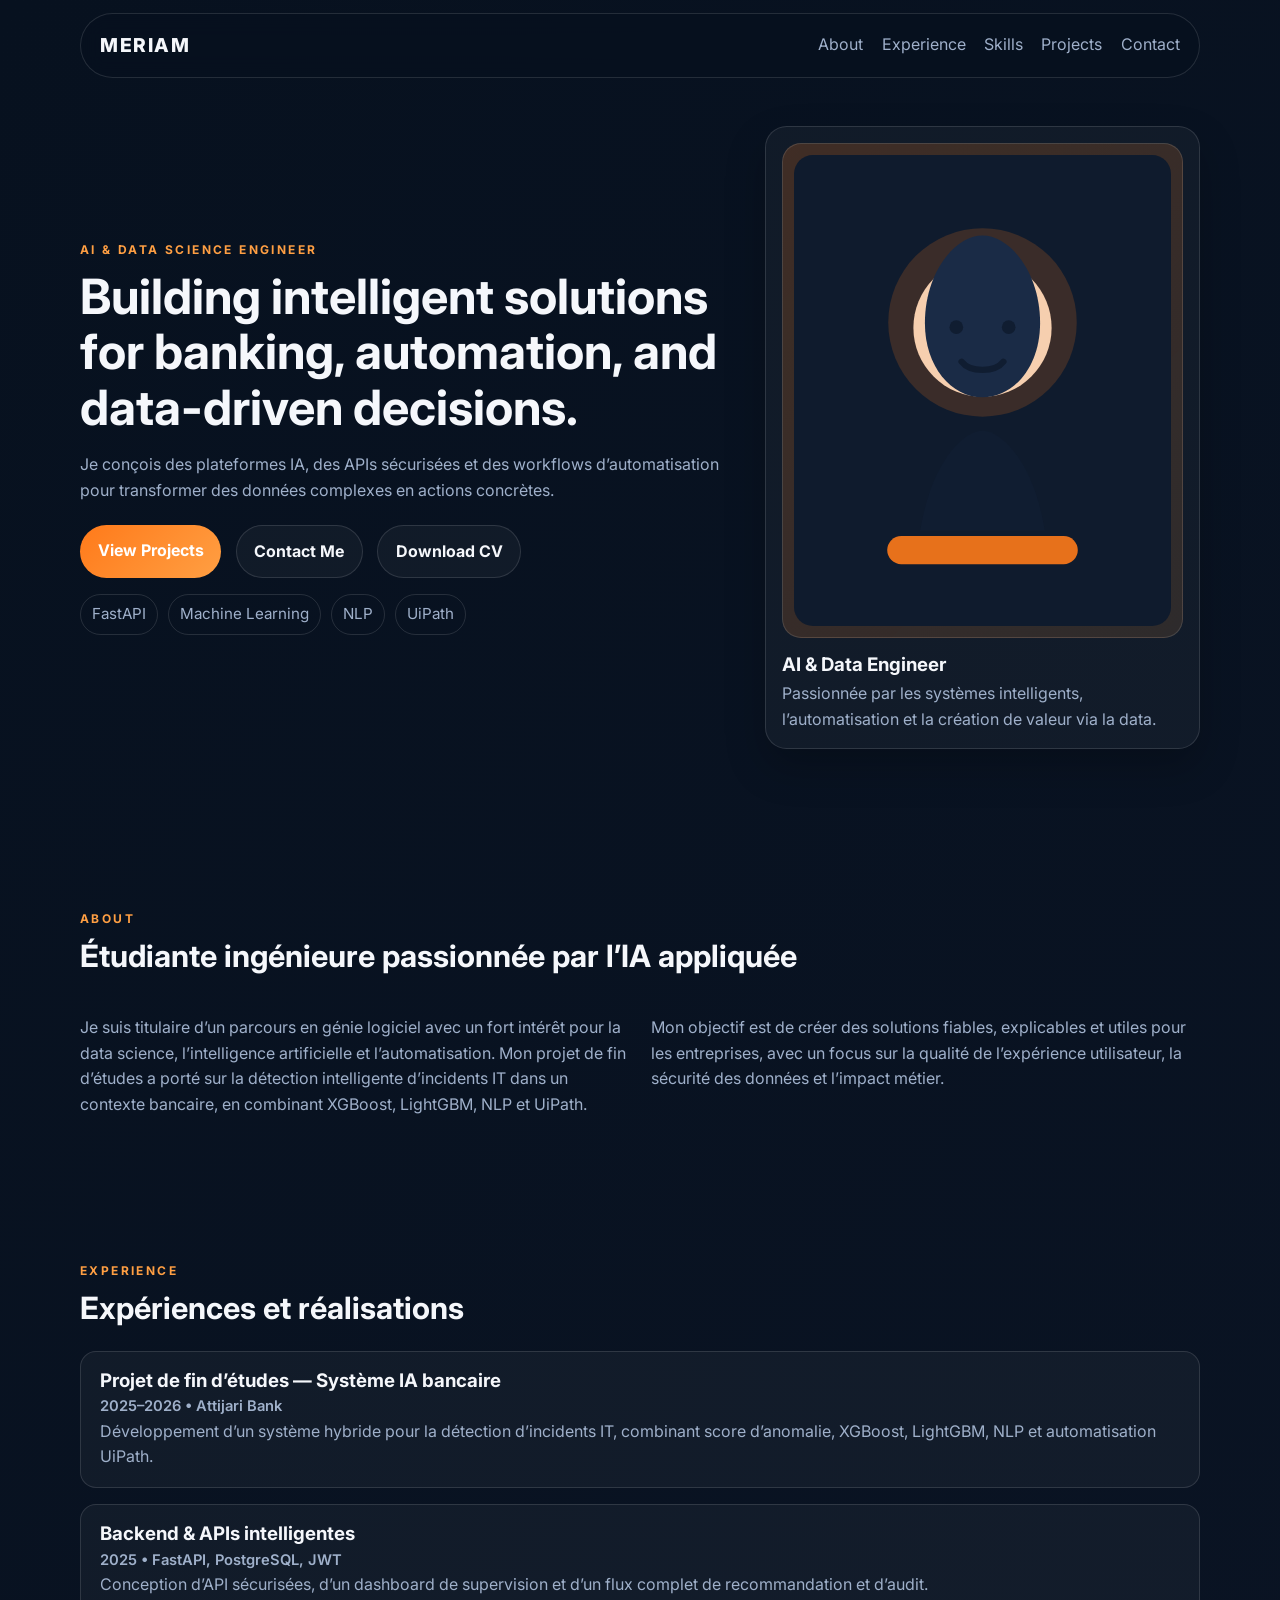
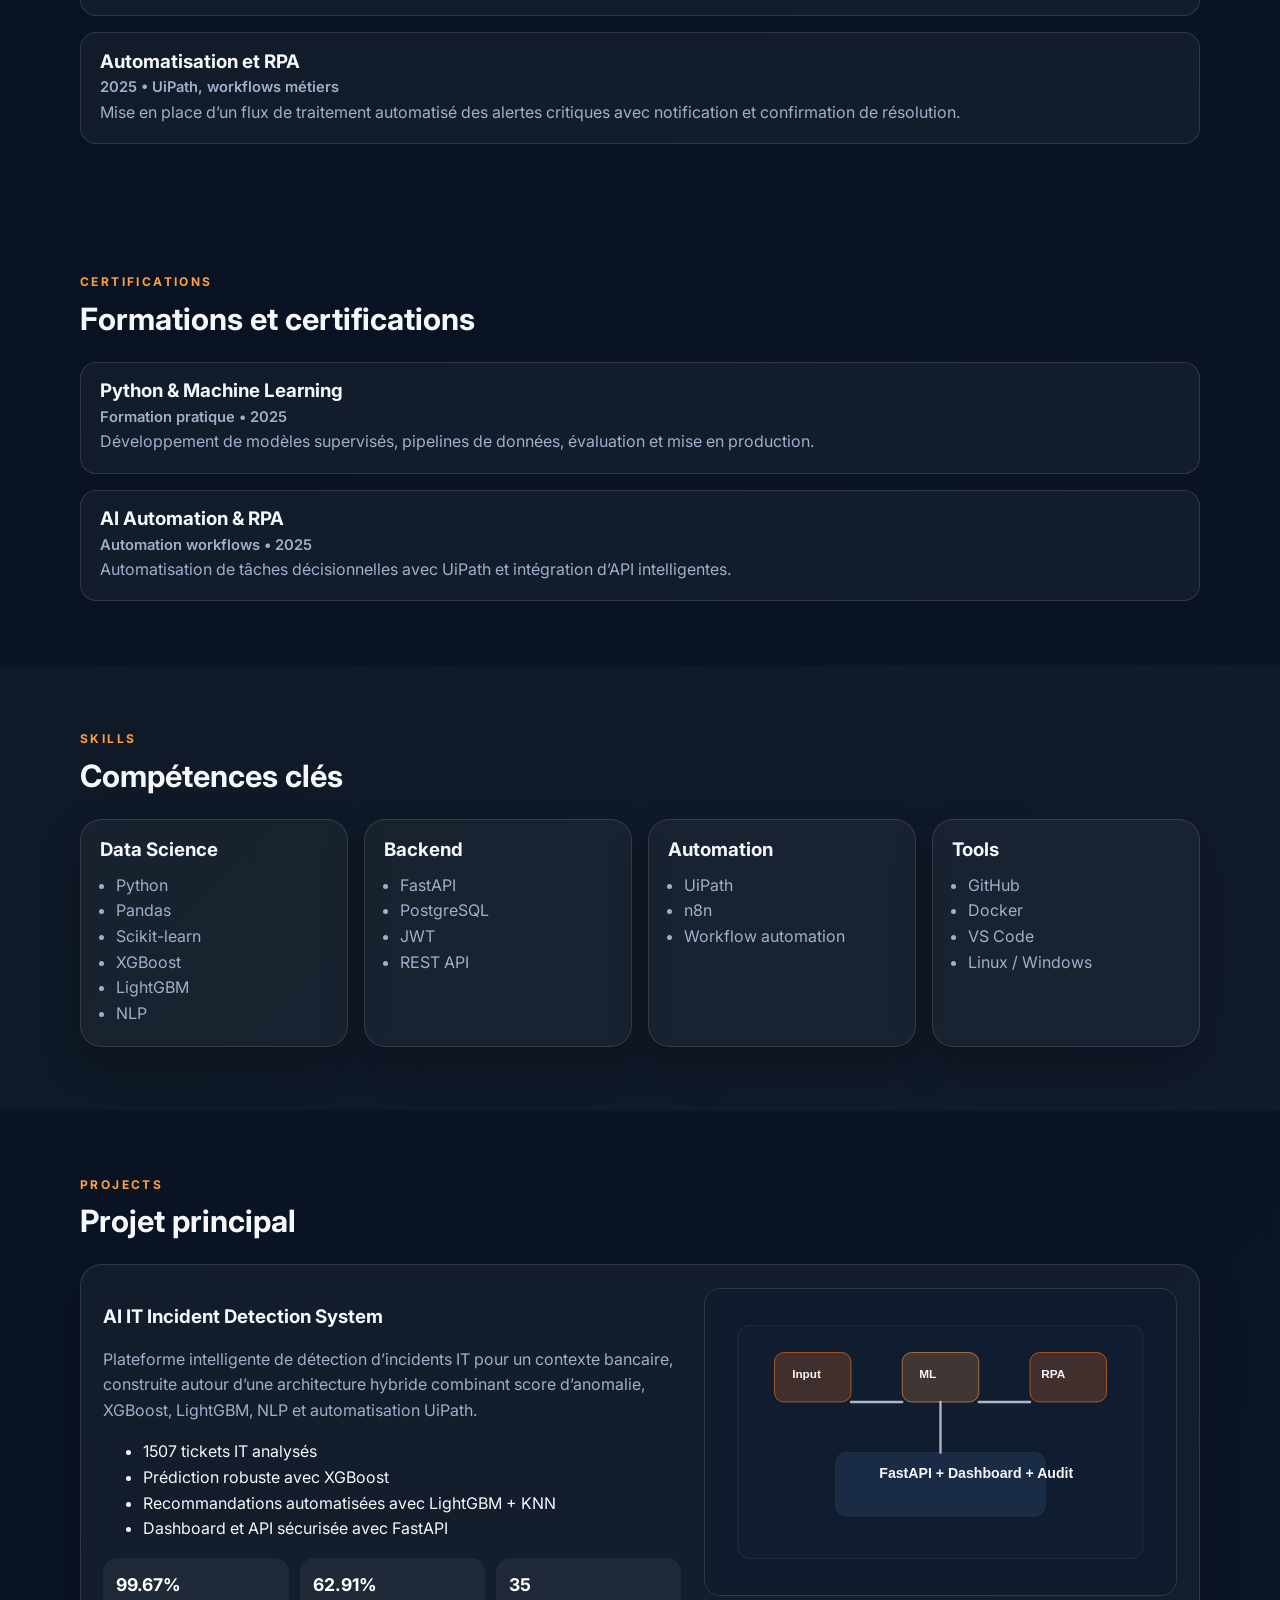
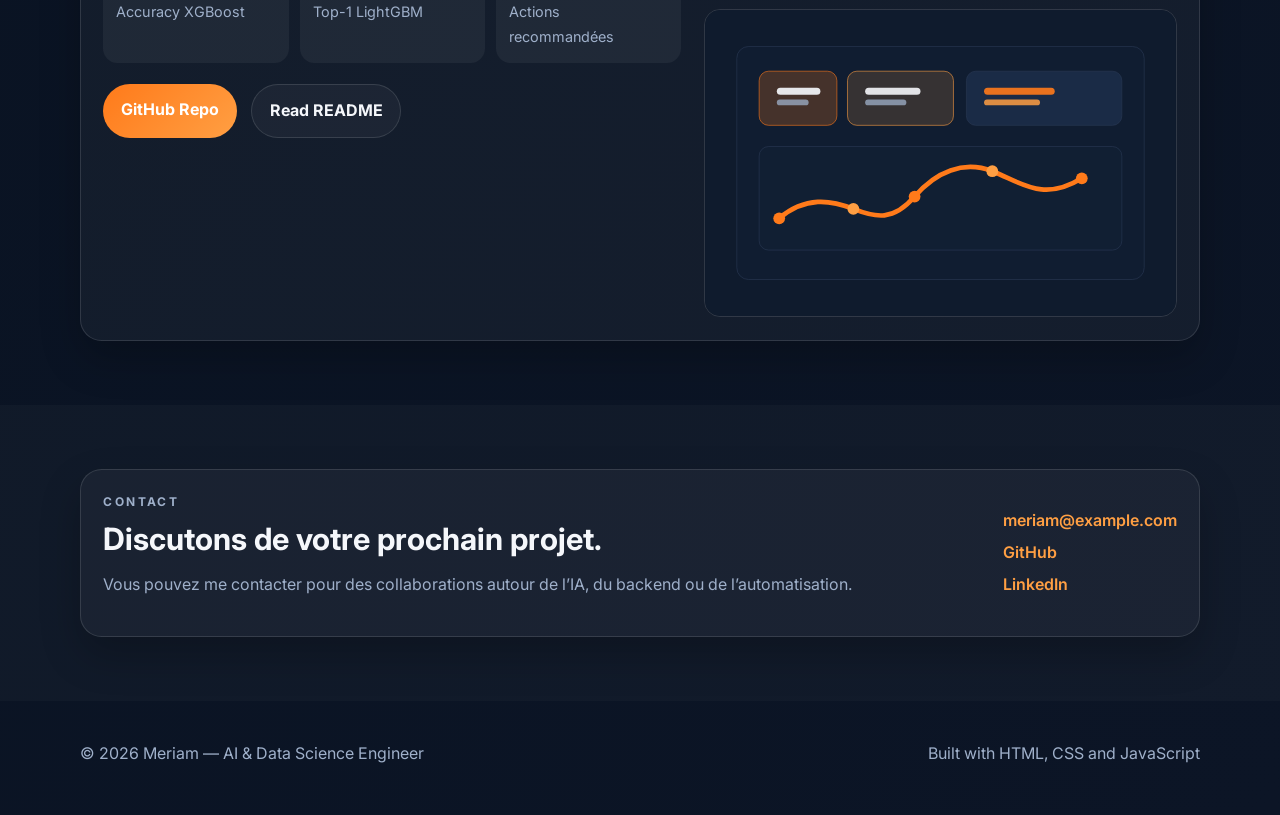
<file: index.html>
<!DOCTYPE html>
<html lang="fr">
  <head>
    <meta charset="UTF-8" />
    <meta name="viewport" content="width=device-width, initial-scale=1.0" />
    <meta name="description" content="Portfolio de Meriam — AI & Data Science Engineer spécialisé en IA bancaire, FastAPI et automatisation RPA." />
    <title>Meriam | AI & Data Science Engineer</title>
    <link rel="preconnect" href="https://fonts.googleapis.com" />
    <link rel="preconnect" href="https://fonts.gstatic.com" crossorigin />
    <link href="https://fonts.googleapis.com/css2?family=Inter:wght@400;500;600;700;800&display=swap" rel="stylesheet" />
    <link rel="stylesheet" href="styles.css" />
  </head>
  <body>
    <header class="hero">
      <nav class="nav container">
        <a href="#home" class="brand">Meriam</a>
        <div class="nav-links">
          <a href="#about">About</a>
          <a href="#experience">Experience</a>
          <a href="#skills">Skills</a>
          <a href="#projects">Projects</a>
          <a href="#contact">Contact</a>
        </div>
      </nav>

      <section id="home" class="container hero-grid">
        <div class="hero-copy">
          <p class="eyebrow">AI & Data Science Engineer</p>
          <h1>Building intelligent solutions for banking, automation, and data-driven decisions.</h1>
          <p class="hero-text">
            Je conçois des plateformes IA, des APIs sécurisées et des workflows d’automatisation pour transformer des données complexes en actions concrètes.
          </p>
          <div class="hero-actions">
            <a href="#projects" class="btn btn-primary">View Projects</a>
            <a href="#contact" class="btn btn-secondary">Contact Me</a>
            <a href="assets/Meriam_CV_v2.pdf" class="btn btn-secondary" download>Download CV</a>
          </div>
          <ul class="hero-highlights">
            <li>FastAPI</li>
            <li>Machine Learning</li>
            <li>NLP</li>
            <li>UiPath</li>
          </ul>
        </div>

        <div class="hero-card">
          <div class="avatar-frame">
            <img src="assets/profile-photo.svg" alt="Photo de Meriam" />
          </div>
          <div class="hero-card-copy">
            <h3>AI & Data Engineer</h3>
            <p>Passionnée par les systèmes intelligents, l’automatisation et la création de valeur via la data.</p>
          </div>
        </div>
      </section>
    </header>

    <main>
      <section id="about" class="section container">
        <div class="section-title">
          <p class="eyebrow">About</p>
          <h2>Étudiante ingénieure passionnée par l’IA appliquée</h2>
        </div>
        <div class="about-grid">
          <p>
            Je suis titulaire d’un parcours en génie logiciel avec un fort intérêt pour la data science, l’intelligence artificielle et l’automatisation.
            Mon projet de fin d’études a porté sur la détection intelligente d’incidents IT dans un contexte bancaire, en combinant XGBoost, LightGBM, NLP et UiPath.
          </p>
          <p>
            Mon objectif est de créer des solutions fiables, explicables et utiles pour les entreprises, avec un focus sur la qualité de l’expérience utilisateur,
            la sécurité des données et l’impact métier.
          </p>
        </div>
      </section>

      <section id="experience" class="section container">
        <div class="section-title">
          <p class="eyebrow">Experience</p>
          <h2>Expériences et réalisations</h2>
        </div>
        <div class="experience-list">
          <article class="experience-item">
            <h3>Projet de fin d’études — Système IA bancaire</h3>
            <p class="experience-meta">2025–2026 • Attijari Bank</p>
            <p>
              Développement d’un système hybride pour la détection d’incidents IT, combinant score d’anomalie, XGBoost, LightGBM, NLP et automatisation UiPath.
            </p>
          </article>
          <article class="experience-item">
            <h3>Backend & APIs intelligentes</h3>
            <p class="experience-meta">2025 • FastAPI, PostgreSQL, JWT</p>
            <p>
              Conception d’API sécurisées, d’un dashboard de supervision et d’un flux complet de recommandation et d’audit.
            </p>
          </article>
          <article class="experience-item">
            <h3>Automatisation et RPA</h3>
            <p class="experience-meta">2025 • UiPath, workflows métiers</p>
            <p>
              Mise en place d’un flux de traitement automatisé des alertes critiques avec notification et confirmation de résolution.
            </p>
          </article>
        </div>
      </section>

      <section id="certifications" class="section container">
        <div class="section-title">
          <p class="eyebrow">Certifications</p>
          <h2>Formations et certifications</h2>
        </div>
        <div class="experience-list">
          <article class="experience-item">
            <h3>Python & Machine Learning</h3>
            <p class="experience-meta">Formation pratique • 2025</p>
            <p>Développement de modèles supervisés, pipelines de données, évaluation et mise en production.</p>
          </article>
          <article class="experience-item">
            <h3>AI Automation & RPA</h3>
            <p class="experience-meta">Automation workflows • 2025</p>
            <p>Automatisation de tâches décisionnelles avec UiPath et intégration d’API intelligentes.</p>
          </article>
        </div>
      </section>

      <section id="skills" class="section section-alt">
        <div class="container">
          <div class="section-title">
            <p class="eyebrow">Skills</p>
            <h2>Compétences clés</h2>
          </div>

          <div class="skills-grid">
            <article class="card">
              <h3>Data Science</h3>
              <ul>
                <li>Python</li>
                <li>Pandas</li>
                <li>Scikit-learn</li>
                <li>XGBoost</li>
                <li>LightGBM</li>
                <li>NLP</li>
              </ul>
            </article>

            <article class="card">
              <h3>Backend</h3>
              <ul>
                <li>FastAPI</li>
                <li>PostgreSQL</li>
                <li>JWT</li>
                <li>REST API</li>
              </ul>
            </article>

            <article class="card">
              <h3>Automation</h3>
              <ul>
                <li>UiPath</li>
                <li>n8n</li>
                <li>Workflow automation</li>
              </ul>
            </article>

            <article class="card">
              <h3>Tools</h3>
              <ul>
                <li>GitHub</li>
                <li>Docker</li>
                <li>VS Code</li>
                <li>Linux / Windows</li>
              </ul>
            </article>
          </div>
        </div>
      </section>

      <section id="projects" class="section container">
        <div class="section-title">
          <p class="eyebrow">Projects</p>
          <h2>Projet principal</h2>
        </div>

        <article class="project-card">
          <div class="project-content">
            <h3>AI IT Incident Detection System</h3>
            <p>
              Plateforme intelligente de détection d’incidents IT pour un contexte bancaire, construite autour d’une architecture hybride combinant score d’anomalie,
              XGBoost, LightGBM, NLP et automatisation UiPath.
            </p>
            <ul>
              <li>1507 tickets IT analysés</li>
              <li>Prédiction robuste avec XGBoost</li>
              <li>Recommandations automatisées avec LightGBM + KNN</li>
              <li>Dashboard et API sécurisée avec FastAPI</li>
            </ul>
            <div class="project-metrics">
              <div><strong>99.67%</strong><span>Accuracy XGBoost</span></div>
              <div><strong>62.91%</strong><span>Top-1 LightGBM</span></div>
              <div><strong>35</strong><span>Actions recommandées</span></div>
            </div>
            <div class="hero-actions">
              <a href="https://github.com/jogh2003/-attijari-pfe-" class="btn btn-primary">GitHub Repo</a>
              <a href="https://github.com/jogh2003/-attijari-pfe-/blob/main/README.md" class="btn btn-secondary">Read README</a>
            </div>
          </div>
          <div class="project-gallery">
            <img src="assets/architecture.svg" alt="Architecture du système IA hybride" />
            <img src="assets/dashboard.svg" alt="Aperçu du dashboard de monitoring" />
          </div>
        </article>
      </section>

      <section id="contact" class="section section-alt">
        <div class="container contact-box">
          <div>
            <p class="eyebrow">Contact</p>
            <h2>Discutons de votre prochain projet.</h2>
            <p>Vous pouvez me contacter pour des collaborations autour de l’IA, du backend ou de l’automatisation.</p>
          </div>
          <div class="contact-links">
            <a href="mailto:meriam@example.com">meriam@example.com</a>
            <a href="https://github.com/jogh2003">GitHub</a>
            <a href="https://www.linkedin.com/">LinkedIn</a>
          </div>
        </div>
      </section>
    </main>

    <footer class="footer">
      <div class="container footer-row">
        <p>© <span id="year"></span> Meriam — AI & Data Science Engineer</p>
        <p>Built with HTML, CSS and JavaScript</p>
      </div>
    </footer>

    <script src="script.js"></script>
  </body>
</html>
</file>
<file: styles.css>
:root {
  --bg: #07111f;
  --bg-alt: #0f1b2d;
  --surface: #101d31;
  --text: #f5f7fb;
  --muted: #9fb0ca;
  --primary: #ff7a1a;
  --primary-2: #ff9f43;
  --border: rgba(255, 255, 255, 0.12);
  --shadow: 0 18px 40px rgba(0, 0, 0, 0.22);
}

* { box-sizing: border-box; }
html { scroll-behavior: smooth; }
body {
  margin: 0;
  font-family: 'Inter', sans-serif;
  color: var(--text);
  background: linear-gradient(135deg, var(--bg) 0%, #0c1526 100%);
  line-height: 1.6;
}
a { color: inherit; text-decoration: none; }
img { max-width: 100%; display: block; }
.container { width: min(1120px, calc(100% - 2rem)); margin: 0 auto; }
.hero { padding-bottom: 4rem; }
.nav {
  display: flex; justify-content: space-between; align-items: center;
  padding: 1rem 1.2rem; margin-top: 0.8rem;
  position: sticky; top: 0.8rem; z-index: 20;
  background: rgba(7, 17, 31, 0.76); backdrop-filter: blur(12px);
  border: 1px solid var(--border); border-radius: 999px;
}
.brand {
  font-size: 1.2rem; font-weight: 800; letter-spacing: 0.08em; text-transform: uppercase;
}
.nav-links { display: flex; gap: 1.15rem; color: var(--muted); }
.nav-links a:hover { color: var(--text); }
.hero-grid {
  display: grid; grid-template-columns: 1.2fr 0.8fr; gap: 2rem; align-items: center; padding: 3rem 0 2rem;
}
.eyebrow {
  margin: 0 0 0.6rem; color: var(--primary-2); font-weight: 700; letter-spacing: 0.2em; text-transform: uppercase; font-size: 0.75rem;
}
h1, h2, h3 { line-height: 1.15; }
h1 { font-size: clamp(2rem, 3.8vw, 3.4rem); margin: 0 0 1rem; }
h2 { font-size: clamp(1.5rem, 2.4vw, 2.2rem); margin: 0 0 0.8rem; }
.hero-text, .about-grid p, .project-content p, .contact-box p { color: var(--muted); }
.hero-actions { display: flex; gap: 0.9rem; flex-wrap: wrap; margin: 1.35rem 0 1rem; }
.btn {
  display: inline-block; padding: 0.8rem 1.1rem; border-radius: 999px; font-weight: 700; transition: transform 160ms ease, background 160ms ease;
}
.btn:hover { transform: translateY(-2px); }
.btn-primary { background: linear-gradient(135deg, var(--primary), var(--primary-2)); color: #fff; }
.btn-secondary { border: 1px solid var(--border); background: rgba(255,255,255,0.04); }
.hero-highlights { display: flex; gap: 0.6rem; flex-wrap: wrap; padding: 0; margin: 1rem 0 0; list-style: none; }
.hero-highlights li {
  border: 1px solid var(--border); padding: 0.45rem 0.7rem; border-radius: 999px; color: var(--muted); font-size: 0.95rem;
}
.hero-card, .card, .project-card, .contact-box {
  background: rgba(255,255,255,0.04); border: 1px solid var(--border); box-shadow: var(--shadow); border-radius: 1.35rem;
}
.hero-card { padding: 1rem; display: grid; gap: 1rem; }
.avatar-frame {
  border-radius: 1.2rem; overflow: hidden; background: linear-gradient(135deg, rgba(255,122,26,0.2), rgba(255,159,67,0.12));
  border: 1px solid var(--border);
  padding: 0.7rem;
}
.avatar-frame img { width: 100%; border-radius: 0.9rem; }
.hero-card-copy h3 { margin: 0 0 0.35rem; }
.hero-card-copy p { margin: 0; color: var(--muted); }
.section { padding: 4rem 0; }
.section-alt { background: rgba(255,255,255,0.025); }
.section-title { margin-bottom: 1.6rem; }
.about-grid {
  display: grid; grid-template-columns: 1fr 1fr; gap: 1.4rem;
}
.experience-list {
  display: grid; gap: 1rem;
}
.experience-item {
  background: rgba(255,255,255,0.04); border: 1px solid var(--border); border-radius: 1rem; padding: 1.1rem 1.2rem;
}
.experience-item h3 {
  margin: 0 0 0.25rem;
}
.experience-meta {
  color: var(--primary-2); font-size: 0.92rem; font-weight: 600; margin: 0 0 0.45rem;
}
.experience-item p {
  margin: 0; color: var(--muted);
}
.skills-grid {
  display: grid; grid-template-columns: repeat(4, minmax(0, 1fr)); gap: 1rem;
}
.card { padding: 1.2rem; }
.card h3 { margin-top: 0; margin-bottom: 0.75rem; }
.card ul { padding-left: 1rem; margin: 0; color: var(--muted); }
.project-card { display: grid; grid-template-columns: 1.1fr 0.9fr; gap: 1.4rem; padding: 1.4rem; }
.project-metrics {
  display: grid; grid-template-columns: repeat(3, minmax(0, 1fr)); gap: 0.7rem; margin: 1rem 0 1.2rem;
}
.project-metrics div {
  background: rgba(255,255,255,0.05); padding: 0.8rem; border-radius: 0.9rem;
}
.project-metrics strong { display: block; font-size: 1.1rem; color: #fff; }
.project-metrics span { color: var(--muted); font-size: 0.9rem; }
.project-gallery { display: grid; gap: 0.85rem; }
.project-gallery img { border-radius: 1rem; border: 1px solid var(--border); }
.contact-box { padding: 1.4rem; display: flex; justify-content: space-between; gap: 1rem; align-items: center; }
.contact-links { display: flex; flex-direction: column; gap: 0.4rem; color: var(--primary-2); font-weight: 600; }
.footer { padding: 1.5rem 0 2rem; color: var(--muted); }
.footer-row { display: flex; justify-content: space-between; gap: 1rem; flex-wrap: wrap; }
@media (max-width: 900px) {
  .hero-grid, .project-card, .about-grid { grid-template-columns: 1fr; }
  .skills-grid { grid-template-columns: repeat(2, minmax(0, 1fr)); }
}
@media (max-width: 640px) {
  .nav-links { display: none; }
  .skills-grid { grid-template-columns: 1fr; }
  .project-metrics { grid-template-columns: 1fr; }
  .contact-box { flex-direction: column; align-items: flex-start; }
}
</file>
